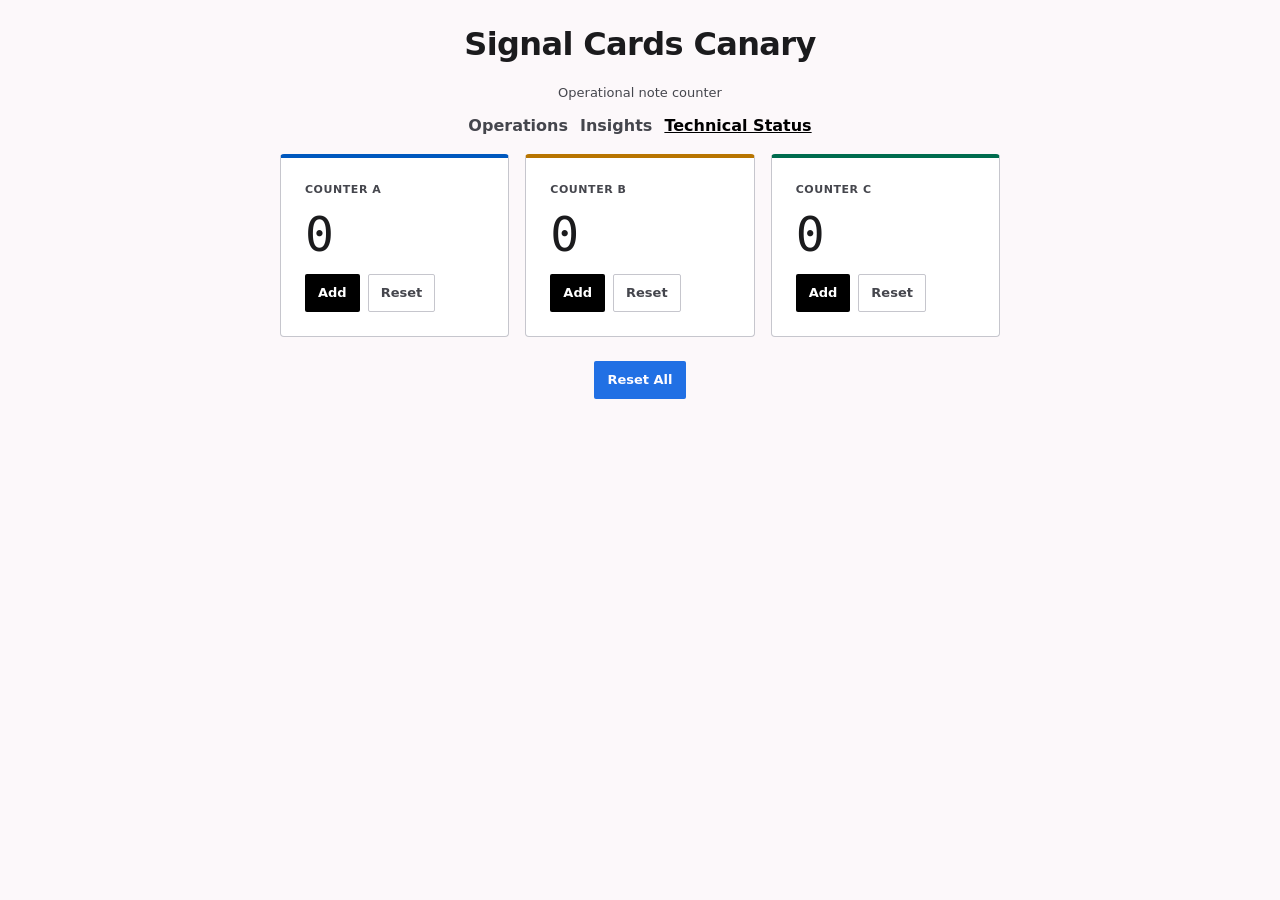
<file: index.html>
<!doctype html>
<html lang="en">
  <head>
    <meta charset="UTF-8" />
    <meta name="viewport" content="width=device-width, initial-scale=1.0" />
    <title>Signal Cards Canary</title>
    <link rel="stylesheet" href="assets/css/styles.css" />
    <style>
      .app-header {
        display: flex;
        flex-direction: column;
        align-items: center;
        gap: 12px;
      }
      .app-nav {
        display: flex;
        flex-wrap: wrap;
        justify-content: center;
        gap: 12px;
        align-items: center;
      }
      .app-nav a {
        text-decoration: none;
        color: var(--color-on-surface-variant, #45464d);
        font-weight: 600;
      }
      .app-nav a[aria-current="page"] {
        color: var(--color-primary, #000000);
        text-decoration: underline;
      }
    </style>
  </head>
  <body>
    <main data-setfarm-root="baseline" data-testid="setfarm-app-root" class="app-shell"></main>
    <script src="assets/js/signal-cards-canary.state.js" defer></script>
    <script src="assets/js/signal-cards-canary.storage.js" defer></script>
    <script src="assets/js/app.js" defer></script>
    <script src="assets/js/test-bridge.js" defer></script>
  </body>
</html>
</file>
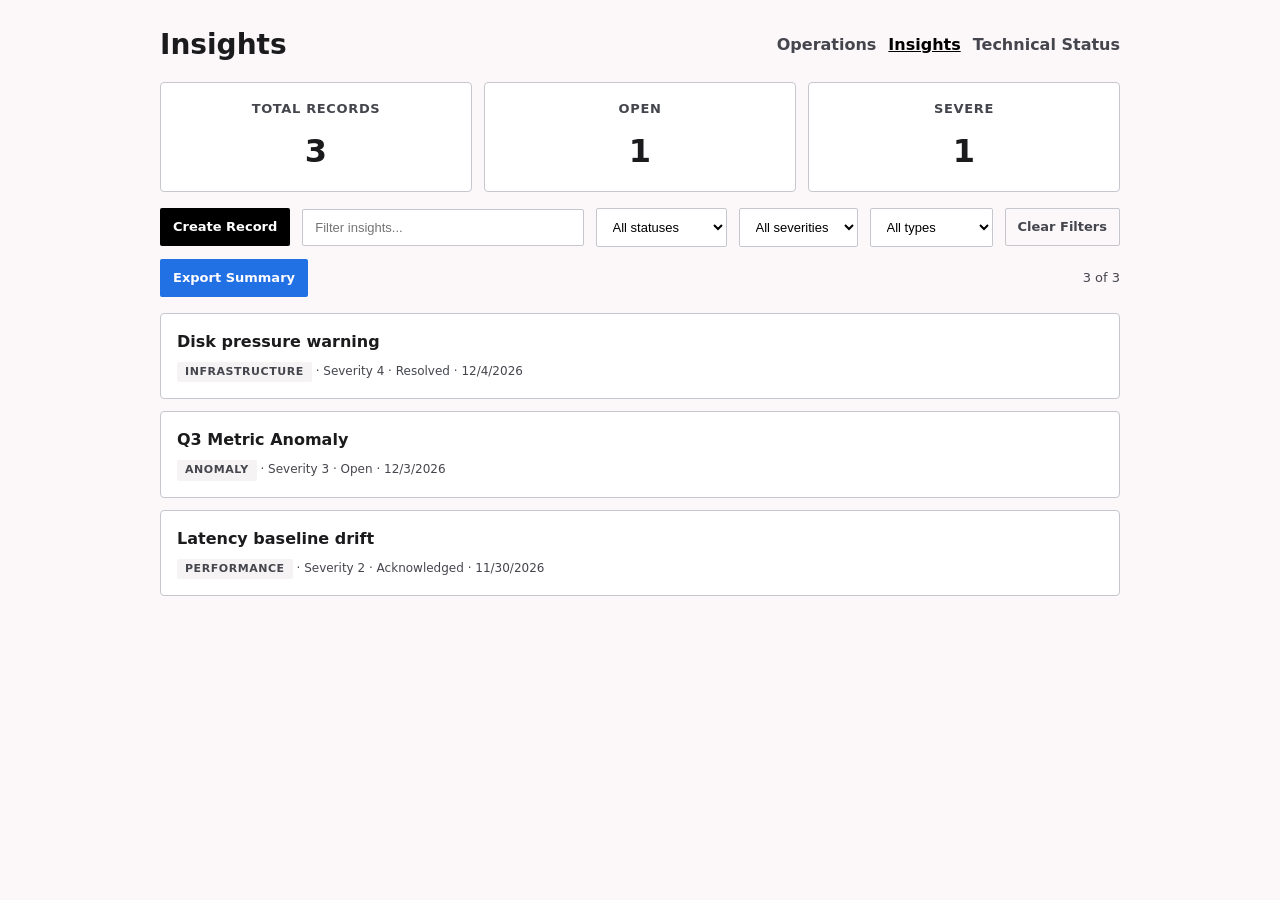
<file: insights-signal-cards-canary.html>
<!doctype html>
<html lang="en">
  <head>
    <meta charset="UTF-8" />
    <meta name="viewport" content="width=device-width, initial-scale=1.0" />
    <title>Insights - Signal Cards Canary</title>
    <link rel="stylesheet" href="assets/css/styles.css" />
    <style>
      .screen-shell {
        min-height: 100vh;
        padding: var(--spacing-container-padding, 24px);
      }
      .screen-header {
        width: min(960px, 100%);
        margin: 0 auto 16px;
        display: flex;
        justify-content: space-between;
        align-items: center;
        flex-wrap: wrap;
        gap: 12px;
      }
      .screen-header h1 {
        margin: 0;
        font-size: 28px;
        font-weight: 700;
      }
      .screen-nav {
        display: flex;
        gap: 12px;
        align-items: center;
      }
      .screen-nav a {
        text-decoration: none;
        color: var(--color-on-surface-variant, #45464d);
        font-weight: 600;
      }
      .screen-nav a[aria-current="page"] {
        color: var(--color-primary, #000000);
        text-decoration: underline;
      }
      .controls-bar {
        width: min(960px, 100%);
        margin: 0 auto 16px;
        display: flex;
        flex-wrap: wrap;
        gap: 12px;
        align-items: center;
      }
      .controls-bar input,
      .controls-bar select {
        padding: 10px 12px;
        border: 1px solid var(--color-outline-variant, #c6c6cd);
        border-radius: var(--radius-DEFAULT, 0.125rem);
        font-size: 13px;
        background: var(--color-surface-container-lowest, #ffffff);
      }
      .controls-bar input {
        flex: 1 1 220px;
        min-width: 180px;
      }
      .summary-grid {
        width: min(960px, 100%);
        margin: 0 auto 16px;
        display: grid;
        grid-template-columns: repeat(auto-fit, minmax(160px, 1fr));
        gap: 12px;
      }
      .summary-card {
        background: var(--color-surface-container-lowest, #ffffff);
        border: 1px solid var(--color-outline-variant, #c6c6cd);
        border-radius: var(--radius-lg, 0.25rem);
        padding: 16px;
        text-align: center;
      }
      .summary-card h2 {
        margin: 0 0 8px;
        font-size: 13px;
        font-weight: 600;
        color: var(--color-on-surface-variant, #45464d);
        text-transform: uppercase;
        letter-spacing: 0.05em;
      }
      .summary-card .value {
        font-size: 32px;
        font-weight: 700;
        color: var(--color-on-background, #1b1b1d);
      }
      .record-list {
        width: min(960px, 100%);
        margin: 0 auto;
        display: flex;
        flex-direction: column;
        gap: 12px;
      }
      .record-row {
        background: var(--color-surface-container-lowest, #ffffff);
        border: 1px solid var(--color-outline-variant, #c6c6cd);
        border-radius: var(--radius-lg, 0.25rem);
        padding: 16px;
        display: flex;
        justify-content: space-between;
        align-items: center;
        gap: 12px;
      }
      .record-title {
        margin: 0 0 4px;
        font-size: 16px;
        font-weight: 600;
      }
      .record-meta {
        font-size: 12px;
        color: var(--color-on-surface-variant, #45464d);
        text-transform: capitalize;
      }
      .insight-type-badge {
        display: inline-block;
        padding: 2px 8px;
        border-radius: var(--radius-DEFAULT, 0.125rem);
        background: var(--color-surface-container-low, #f6f3f5);
        font-size: 11px;
        font-weight: 600;
        text-transform: uppercase;
        letter-spacing: 0.05em;
      }
      .empty-state {
        width: min(960px, 100%);
        margin: 0 auto;
        padding: 40px;
        text-align: center;
        color: var(--color-on-surface-variant, #45464d);
        border: 1px dashed var(--color-outline-variant, #c6c6cd);
        border-radius: var(--radius-lg, 0.25rem);
      }
      .record-count {
        margin-left: auto;
        font-size: 13px;
        color: var(--color-on-surface-variant, #45464d);
      }
    </style>
  </head>
  <body>
    <div class="screen-shell" data-setfarm-root="insights" data-testid="insights-screen">
      <header class="screen-header">
        <h1>Insights</h1>
        <nav class="screen-nav" aria-label="Section navigation">
          <a href="record-operations-signal-cards-canary.html" data-action-id="ACT_OPERATIONS">Operations</a>
          <a href="insights-signal-cards-canary.html" aria-current="page" data-action-id="ACT_INSIGHTS">Insights</a>
          <a href="index.html" data-action-id="ACT_TECHNICAL_STATUS">Technical Status</a>
        </nav>
      </header>

      <section class="summary-grid" aria-label="Insights summary">
        <article class="summary-card" data-testid="summary-total">
          <h2>Total Records</h2>
          <div class="value" data-testid="insights-total-records">0</div>
        </article>
        <article class="summary-card" data-testid="summary-open">
          <h2>Open</h2>
          <div class="value" data-testid="insights-open-records">0</div>
        </article>
        <article class="summary-card" data-testid="summary-severe">
          <h2>Severe</h2>
          <div class="value" data-testid="insights-severe-records">0</div>
        </article>
      </section>

      <section class="controls-bar">
        <button type="button" class="btn btn-primary" data-action-id="ACT_CREATE_RECORD" data-testid="create-record">Create Record</button>
        <input
          type="text"
          placeholder="Filter insights..."
          aria-label="Filter insights"
          data-action-id="ACT_FILTER_INSIGHTS"
          data-testid="filter-insights-input"
        />
        <select data-filter-id="insights-status" aria-label="Filter by status" data-testid="insights-status-filter">
          <option value="">All statuses</option>
          <option value="open">Open</option>
          <option value="acknowledged">Acknowledged</option>
          <option value="resolved">Resolved</option>
        </select>
        <select data-filter-id="insights-severity" aria-label="Filter by severity" data-testid="insights-severity-filter">
          <option value="">All severities</option>
          <option value="1">1</option>
          <option value="2">2</option>
          <option value="3">3</option>
          <option value="4">4</option>
          <option value="5">5</option>
        </select>
        <select data-filter-id="insights-type" aria-label="Filter by type" data-testid="insights-type-filter">
          <option value="">All types</option>
          <option value="anomaly">Anomaly</option>
          <option value="performance">Performance</option>
          <option value="infrastructure">Infrastructure</option>
          <option value="security">Security</option>
        </select>
        <button type="button" class="btn btn-ghost" data-action-id="insights-clear-filters" data-testid="insights-clear-filters">Clear Filters</button>
        <button type="button" class="btn btn-secondary" data-action-id="ACT_EXPORT_SUMMARY" data-testid="export-summary">Export Summary</button>
        <span class="record-count" data-testid="insights-record-count"></span>
      </section>

      <section class="record-list" data-testid="insights-record-list" aria-live="polite"></section>

      <section class="empty-state" data-testid="insights-empty-state" style="display: none;">
        <p>No records match the current filters.</p>
      </section>
    </div>

    <script src="assets/js/us-002/act_create_record.js" defer></script>
    <script src="assets/js/us-003/act_filter_insights.js" defer></script>
    <script src="assets/js/us-003/act_export_summary.js" defer></script>
  </body>
</html>
</file>
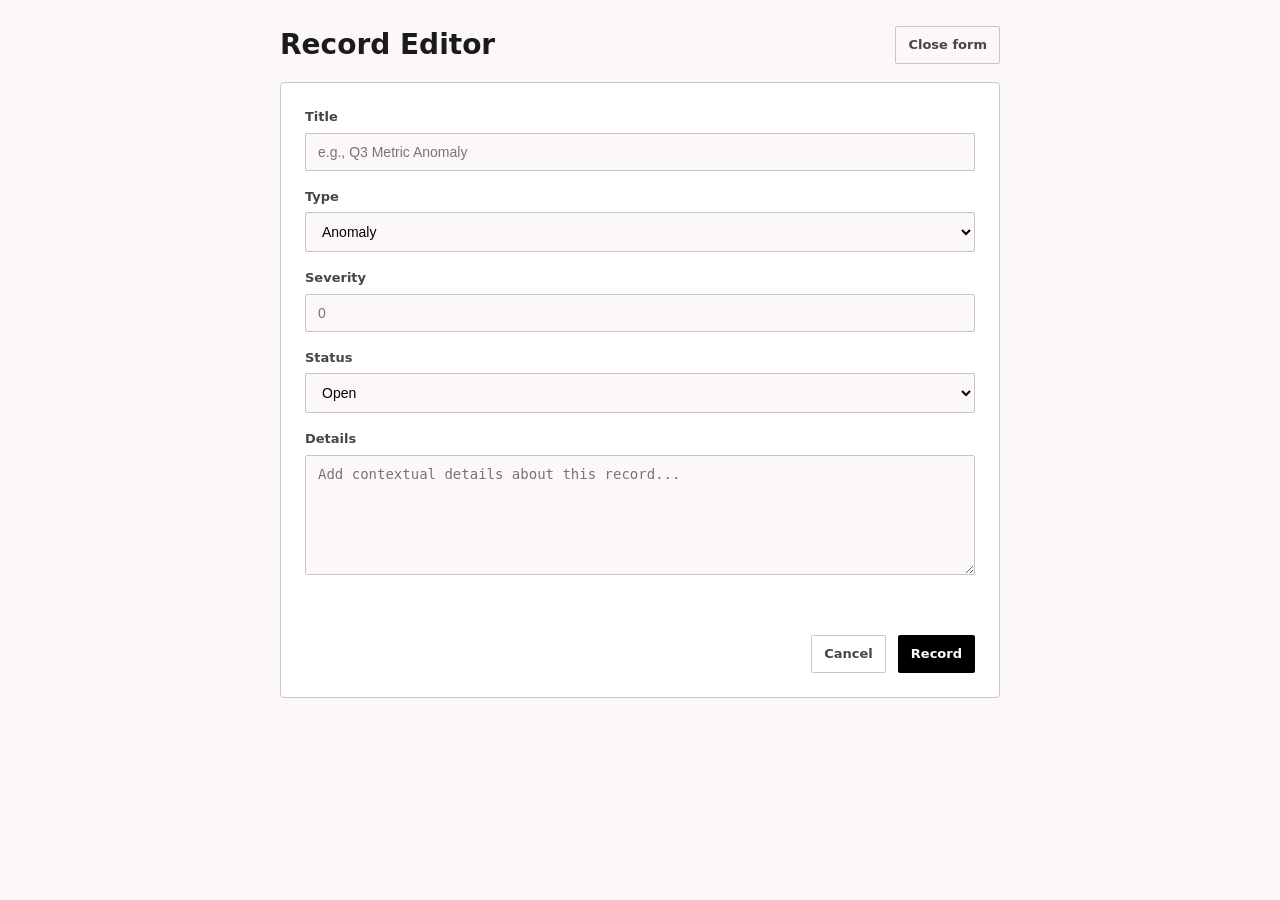
<file: record-editor-signal-cards-canary.html>
<!doctype html>
<html lang="en">
  <head>
    <meta charset="UTF-8" />
    <meta name="viewport" content="width=device-width, initial-scale=1.0" />
    <title>Record Editor - Signal Cards Canary</title>
    <link rel="stylesheet" href="assets/css/styles.css" />
    <style>
      .screen-shell {
        min-height: 100vh;
        padding: var(--spacing-container-padding, 24px);
      }
      .screen-header {
        width: min(720px, 100%);
        margin: 0 auto 16px;
        display: flex;
        justify-content: space-between;
        align-items: center;
      }
      .screen-header h1 {
        margin: 0;
        font-size: 28px;
        font-weight: 700;
      }
      .editor-form {
        width: min(720px, 100%);
        margin: 0 auto;
        background: var(--color-surface-container-lowest, #ffffff);
        border: 1px solid var(--color-outline-variant, #c6c6cd);
        border-radius: var(--radius-lg, 0.25rem);
        padding: 24px;
        display: flex;
        flex-direction: column;
        gap: 16px;
      }
      .field-group {
        display: flex;
        flex-direction: column;
        gap: 6px;
      }
      .field-group label {
        font-size: 13px;
        font-weight: 600;
        color: var(--color-on-surface-variant, #45464d);
      }
      .field-group input,
      .field-group select,
      .field-group textarea {
        padding: 10px 12px;
        border: 1px solid var(--color-outline-variant, #c6c6cd);
        border-radius: var(--radius-DEFAULT, 0.125rem);
        font-size: 14px;
        background: var(--color-background, #fcf8fa);
      }
      .field-group textarea {
        min-height: 120px;
        resize: vertical;
      }
      .form-actions {
        display: flex;
        justify-content: flex-end;
        gap: 12px;
        margin-top: 8px;
      }
      .editor-status {
        font-size: 13px;
        color: var(--color-error, #b3261e);
        min-height: 20px;
      }
    </style>
  </head>
  <body>
    <div class="screen-shell" data-setfarm-root="record-editor" data-testid="record-editor-screen">
      <header class="screen-header">
        <h1>Record Editor</h1>
        <button type="button" class="btn btn-ghost" data-action-id="close-form" data-testid="close-form">Close form</button>
      </header>

      <form class="editor-form" data-testid="record-editor-form" novalidate>
        <div class="field-group">
          <label for="record-title">Title</label>
          <input id="record-title" type="text" placeholder="e.g., Q3 Metric Anomaly" data-field-id="title" required />
        </div>

        <div class="field-group">
          <label for="record-type">Type</label>
          <select id="record-type" data-field-id="type">
            <option value="anomaly">Anomaly</option>
            <option value="performance">Performance</option>
            <option value="infrastructure">Infrastructure</option>
            <option value="security">Security</option>
          </select>
        </div>

        <div class="field-group">
          <label for="record-severity">Severity</label>
          <input id="record-severity" type="number" placeholder="0" min="0" max="5" data-field-id="severity" />
        </div>

        <div class="field-group">
          <label for="record-status">Status</label>
          <select id="record-status" data-field-id="status">
            <option value="open">Open</option>
            <option value="acknowledged">Acknowledged</option>
            <option value="resolved">Resolved</option>
          </select>
        </div>

        <div class="field-group">
          <label for="record-details">Details</label>
          <textarea id="record-details" placeholder="Add contextual details about this record..." data-field-id="details"></textarea>
        </div>

        <div class="editor-status" data-testid="editor-status"></div>

        <div class="form-actions">
          <button type="button" class="btn btn-ghost" data-action-id="ACT_CANCEL_EDIT" data-testid="cancel-edit">Cancel</button>
          <button type="submit" class="btn btn-primary" data-action-id="ACT_SAVE_RECORD" data-testid="save-record">Record</button>
        </div>
      </form>
    </div>

    <script src="assets/js/us-002/act_save_record.js" defer></script>
    <script src="assets/js/us-002/act_cancel_edit.js" defer></script>
  </body>
</html>
</file>
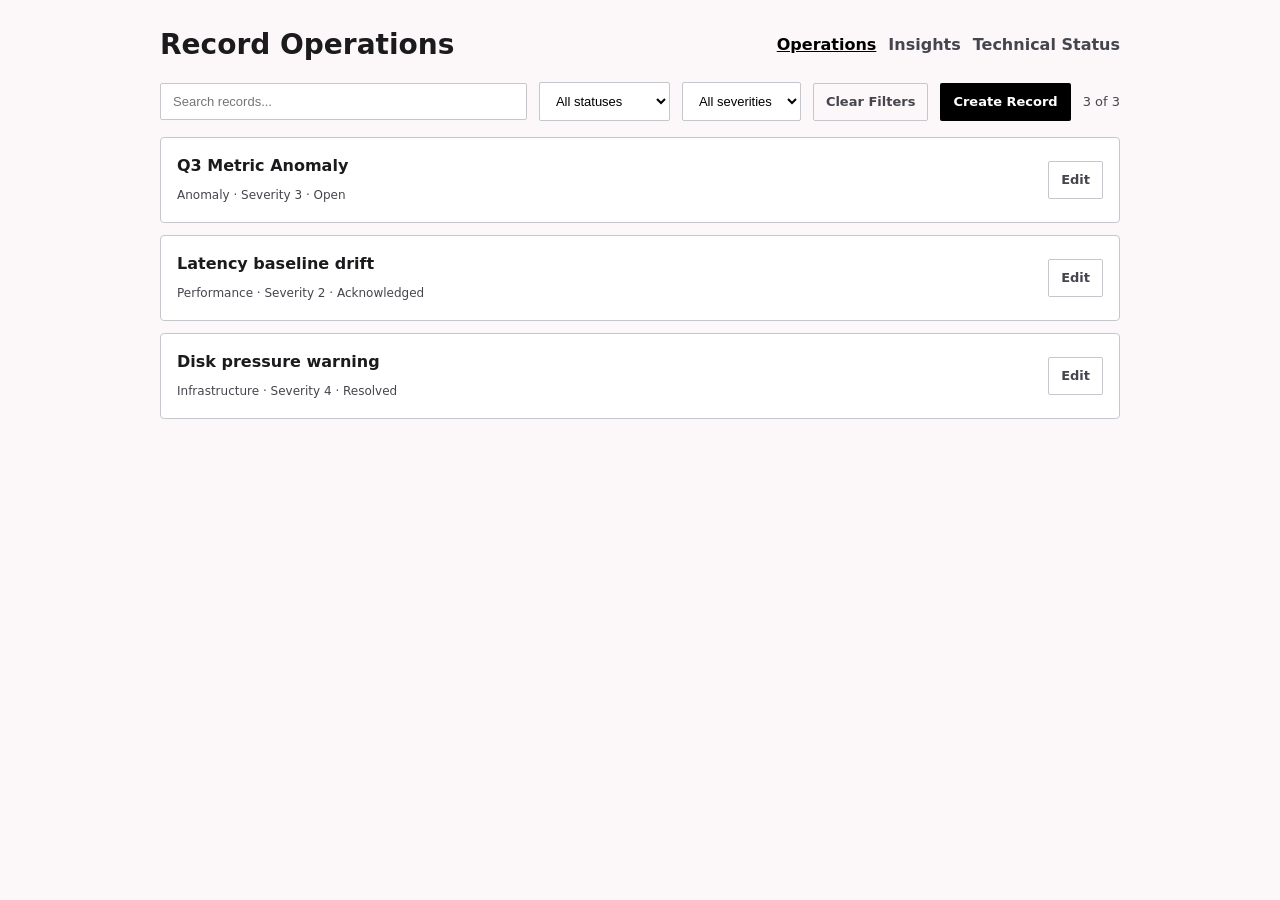
<file: record-operations-signal-cards-canary.html>
<!doctype html>
<html lang="en">
  <head>
    <meta charset="UTF-8" />
    <meta name="viewport" content="width=device-width, initial-scale=1.0" />
    <title>Record Operations - Signal Cards Canary</title>
    <link rel="stylesheet" href="assets/css/styles.css" />
    <style>
      .screen-shell {
        min-height: 100vh;
        padding: var(--spacing-container-padding, 24px);
      }
      .screen-header {
        width: min(960px, 100%);
        margin: 0 auto 16px;
        display: flex;
        justify-content: space-between;
        align-items: center;
        flex-wrap: wrap;
        gap: 12px;
      }
      .screen-header h1 {
        margin: 0;
        font-size: 28px;
        font-weight: 700;
      }
      .screen-nav {
        display: flex;
        gap: 12px;
        align-items: center;
      }
      .screen-nav a {
        text-decoration: none;
        color: var(--color-on-surface-variant, #45464d);
        font-weight: 600;
      }
      .screen-nav a[aria-current="page"] {
        color: var(--color-primary, #000000);
        text-decoration: underline;
      }
      .controls-bar {
        width: min(960px, 100%);
        margin: 0 auto 16px;
        display: flex;
        flex-wrap: wrap;
        gap: 12px;
        align-items: center;
      }
      .controls-bar input,
      .controls-bar select {
        padding: 10px 12px;
        border: 1px solid var(--color-outline-variant, #c6c6cd);
        border-radius: var(--radius-DEFAULT, 0.125rem);
        font-size: 13px;
        background: var(--color-surface-container-lowest, #ffffff);
      }
      .controls-bar input {
        flex: 1 1 220px;
        min-width: 180px;
      }
      .record-count {
        margin-left: auto;
        font-size: 13px;
        color: var(--color-on-surface-variant, #45464d);
      }
      .record-list {
        width: min(960px, 100%);
        margin: 0 auto;
        display: flex;
        flex-direction: column;
        gap: 12px;
      }
      .record-row {
        background: var(--color-surface-container-lowest, #ffffff);
        border: 1px solid var(--color-outline-variant, #c6c6cd);
        border-radius: var(--radius-lg, 0.25rem);
        padding: 16px;
        display: flex;
        justify-content: space-between;
        align-items: center;
        gap: 12px;
      }
      .record-title {
        margin: 0 0 4px;
        font-size: 16px;
        font-weight: 600;
      }
      .record-meta {
        font-size: 12px;
        color: var(--color-on-surface-variant, #45464d);
        text-transform: capitalize;
      }
      .empty-state {
        width: min(960px, 100%);
        margin: 0 auto;
        padding: 40px;
        text-align: center;
        color: var(--color-on-surface-variant, #45464d);
        border: 1px dashed var(--color-outline-variant, #c6c6cd);
        border-radius: var(--radius-lg, 0.25rem);
      }
      .load-status {
        width: min(960px, 100%);
        margin: 12px auto 0;
        font-size: 13px;
        color: var(--color-on-surface-variant, #45464d);
        min-height: 20px;
      }
    </style>
  </head>
  <body>
    <div class="screen-shell" data-setfarm-root="record-operations" data-testid="record-operations-screen">
      <header class="screen-header">
        <h1>Record Operations</h1>
        <nav class="screen-nav" aria-label="Section navigation">
          <a href="record-operations-signal-cards-canary.html" aria-current="page" data-action-id="ACT_OPERATIONS">Operations</a>
          <a href="index.html" data-action-id="ACT_INSIGHTS">Insights</a>
          <a href="index.html">Technical Status</a>
        </nav>
      </header>

      <section class="controls-bar">
        <input
          type="text"
          placeholder="Search records..."
          aria-label="Search records"
          data-action-id="ACT_SEARCH_RECORDS"
          data-testid="search-records-input"
        />
        <select data-filter-id="status" aria-label="Filter by status" data-testid="status-filter">
          <option value="">All statuses</option>
          <option value="open">Open</option>
          <option value="acknowledged">Acknowledged</option>
          <option value="resolved">Resolved</option>
        </select>
        <select data-filter-id="severity" aria-label="Filter by severity" data-testid="severity-filter">
          <option value="">All severities</option>
          <option value="1">1</option>
          <option value="2">2</option>
          <option value="3">3</option>
          <option value="4">4</option>
          <option value="5">5</option>
        </select>
        <button type="button" class="btn btn-ghost" data-action-id="clear-filters" data-testid="clear-filters">Clear Filters</button>
        <button type="button" class="btn btn-primary" data-action-id="ACT_CREATE_RECORD" data-testid="create-record">Create Record</button>
        <span class="record-count" data-testid="record-count"></span>
      </section>

      <section class="record-list" data-testid="record-list" aria-live="polite"></section>

      <section class="empty-state" data-testid="record-empty-state" style="display: none;">
        <p>No records match the current filters.</p>
        <button type="button" class="btn btn-secondary" data-action-id="ACT_RETRY_LOAD" data-testid="retry-load">Retry</button>
      </section>

      <div class="load-status" data-testid="load-status"></div>
    </div>

    <script src="assets/js/us-002/act_search_records.js" defer></script>
    <script src="assets/js/us-002/act_create_record.js" defer></script>
    <script src="assets/js/us-002/act_select_record.js" defer></script>
    <script src="assets/js/us-002/act_retry_load.js" defer></script>
  </body>
</html>
</file>
<file: assets/css/styles.css>
@import "../../stitch/design-tokens.css";

:root {
  color-scheme: light;
  font-family: var(--font-family-base, ui-sans-serif, system-ui, -apple-system, BlinkMacSystemFont, "Segoe UI", sans-serif);
  background: var(--color-background, #fcf8fa);
  color: var(--color-on-background, #1b1b1d);

  --counter-blue: #0058be;
  --counter-blue-light: #d8e2ff;
  --counter-amber: #b87500;
  --counter-amber-light: #ffddb8;
  --counter-emerald: #006c4e;
  --counter-emerald-light: #d0f5e5;
}

* {
  box-sizing: border-box;
}

body {
  margin: 0;
  min-width: 320px;
  min-height: 100vh;
  background: var(--color-background, #fcf8fa);
  color: var(--color-on-background, #1b1b1d);
  font-family: var(--font-body-md, Inter), ui-sans-serif, system-ui, -apple-system, BlinkMacSystemFont, "Segoe UI", sans-serif;
  line-height: 1.5;
}

.app-shell {
  min-height: 100vh;
  display: flex;
  flex-direction: column;
  align-items: center;
  padding: var(--spacing-container-padding, 24px);
}

.app-header {
  width: min(720px, 100%);
  text-align: center;
  margin-bottom: var(--spacing-stack-gap-normal, 16px);
}

.app-header h1 {
  margin: 0;
  font-family: var(--font-display-lg, Inter), ui-sans-serif, system-ui, sans-serif;
  font-size: 32px;
  font-weight: 700;
  line-height: 40px;
  letter-spacing: -0.02em;
  color: var(--color-on-background, #1b1b1d);
}

.app-header .subtitle {
  margin: 8px 0 0;
  font-family: var(--font-body-sm, Inter), ui-sans-serif, system-ui, sans-serif;
  font-size: 13px;
  line-height: 18px;
  color: var(--color-on-surface-variant, #45464d);
}

.counter-grid {
  width: min(720px, 100%);
  display: grid;
  grid-template-columns: repeat(auto-fit, minmax(200px, 1fr));
  gap: var(--spacing-stack-gap-normal, 16px);
  margin-bottom: var(--spacing-stack-gap-normal, 16px);
}

.counter-card {
  background: var(--color-surface-container-lowest, #ffffff);
  border: 1px solid var(--color-outline-variant, #c6c6cd);
  border-radius: var(--radius-lg, 0.25rem);
  padding: var(--spacing-container-padding, 24px);
  display: flex;
  flex-direction: column;
  gap: var(--spacing-stack-gap-dense, 8px);
}

.counter-card--blue {
  border-top: 4px solid var(--counter-blue);
}

.counter-card--amber {
  border-top: 4px solid var(--counter-amber);
}

.counter-card--emerald {
  border-top: 4px solid var(--counter-emerald);
}

.counter-meta {
  display: flex;
  justify-content: space-between;
  align-items: center;
}

.counter-label {
  font-family: var(--font-label-caps, Inter), ui-sans-serif, system-ui, sans-serif;
  font-size: 11px;
  font-weight: 700;
  line-height: 16px;
  letter-spacing: 0.05em;
  text-transform: uppercase;
  color: var(--color-on-surface-variant, #45464d);
}

.counter-value {
  font-family: var(--font-data-mono, "JetBrains Mono"), ui-monospace, SFMono-Regular, Menlo, Monaco, Consolas, monospace;
  font-size: 48px;
  font-weight: 500;
  line-height: 56px;
  color: var(--color-on-background, #1b1b1d);
}

.counter-actions {
  display: flex;
  gap: var(--spacing-stack-gap-dense, 8px);
  margin-top: 4px;
}

.btn {
  appearance: none;
  border: 1px solid transparent;
  border-radius: var(--radius-DEFAULT, 0.125rem);
  padding: var(--spacing-cell-padding-v, 10px) var(--spacing-cell-padding-h, 12px);
  font-family: var(--font-body-sm, Inter), ui-sans-serif, system-ui, sans-serif;
  font-size: 13px;
  font-weight: 600;
  line-height: 16px;
  cursor: pointer;
  transition: background-color 120ms ease, border-color 120ms ease, color 120ms ease;
}

.btn:focus-visible {
  outline: 2px solid var(--color-secondary, #0058be);
  outline-offset: 2px;
}

.btn-primary {
  background: var(--color-primary, #000000);
  color: var(--color-on-primary, #ffffff);
}

.btn-primary:hover {
  background: var(--color-on-surface, #1b1b1d);
}

.btn-secondary {
  background: var(--color-secondary-container, #2170e4);
  color: var(--color-on-secondary-container, #fefcff);
}

.btn-secondary:hover {
  background: var(--color-secondary, #0058be);
}

.btn-ghost {
  background: transparent;
  border-color: var(--color-outline-variant, #c6c6cd);
  color: var(--color-on-surface-variant, #45464d);
}

.btn-ghost:hover {
  background: var(--color-surface-container-low, #f6f3f5);
}

.global-actions {
  width: min(720px, 100%);
  display: flex;
  justify-content: center;
  padding-top: var(--spacing-stack-gap-dense, 8px);
}

@media (max-width: 640px) {
  .app-shell {
    padding: 16px;
  }

  .counter-grid {
    grid-template-columns: 1fr;
  }

  .counter-value {
    font-size: 40px;
    line-height: 48px;
  }
}
</file>
